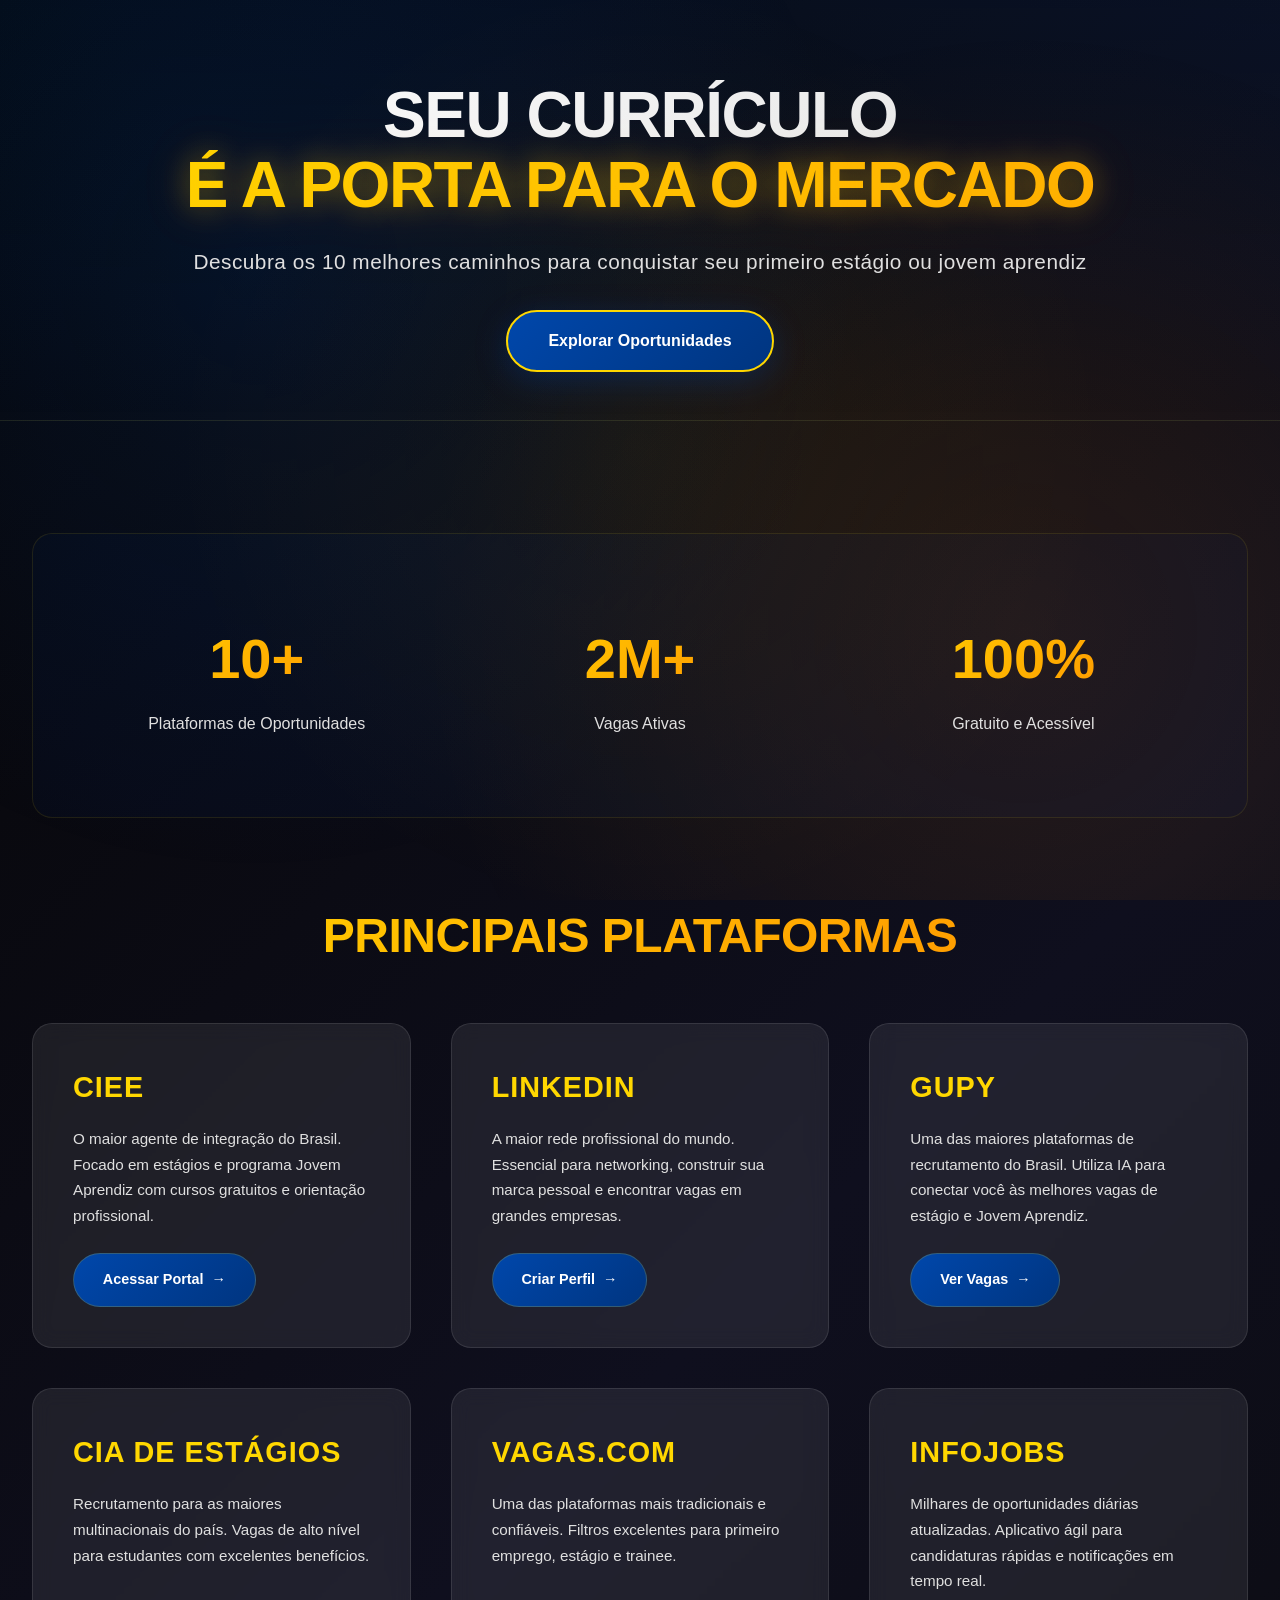
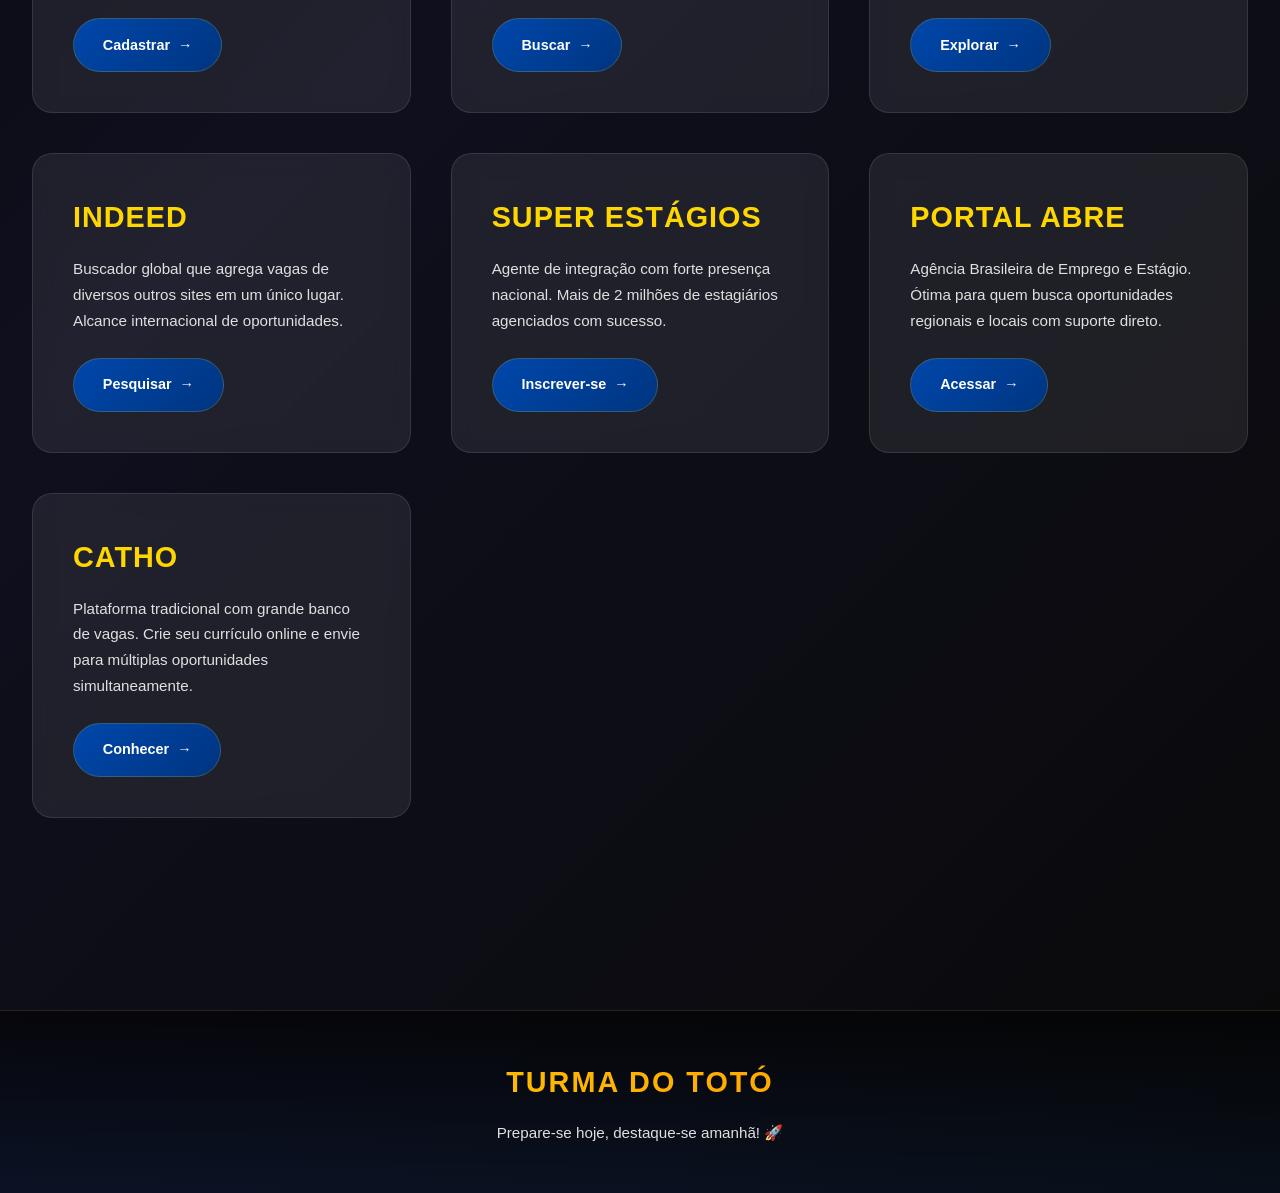
<file: vagas_estagio_toto.html>
<!DOCTYPE html>
<html lang="pt-br">
<head>
    <meta charset="UTF-8">
    <meta name="viewport" content="width=device-width, initial-scale=1.0">
    <title>Sua Oportunidade Começa Aqui - Estágios e Jovem Aprendiz</title>
    <style>
        :root {
            --primary-blue: #0047AB;
            --primary-blue-dark: #003580;
            --accent-yellow: #FFD700;
            --accent-orange: #FF8C00;
            --accent-orange-light: #FFA500;
            --bg-dark: #0a0a0a;
            --bg-darker: #050505;
            --text-white: #ffffff;
            --text-light: #e0e0e0;
            --card-bg: rgba(255, 255, 255, 0.08);
            --card-bg-hover: rgba(255, 255, 255, 0.12);
        }

        * {
            margin: 0;
            padding: 0;
            box-sizing: border-box;
        }

        html {
            scroll-behavior: smooth;
        }

        body {
            background: linear-gradient(135deg, var(--bg-darker) 0%, #0f0f1e 50%, var(--bg-dark) 100%);
            color: var(--text-white);
            font-family: -apple-system, BlinkMacSystemFont, 'Segoe UI', 'Roboto', 'Oxygen', 'Ubuntu', 'Cantarell', sans-serif;
            line-height: 1.6;
            overflow-x: hidden;
            min-height: 100vh;
        }

        /* Efeito de fundo animado */
        body::before {
            content: '';
            position: fixed;
            top: 0;
            left: 0;
            width: 100%;
            height: 100%;
            background: 
                radial-gradient(circle at 20% 30%, rgba(0, 71, 171, 0.15) 0%, transparent 50%),
                radial-gradient(circle at 80% 70%, rgba(255, 140, 0, 0.1) 0%, transparent 50%),
                radial-gradient(circle at 50% 50%, rgba(255, 215, 0, 0.05) 0%, transparent 60%);
            z-index: -1;
            pointer-events: none;
        }

        /* Header */
        header {
            padding: 5rem 2rem 3rem;
            text-align: center;
            background: linear-gradient(180deg, rgba(0, 71, 171, 0.1) 0%, transparent 100%);
            position: relative;
            border-bottom: 1px solid rgba(255, 215, 0, 0.1);
        }

        .hero-title {
            font-size: clamp(2rem, 8vw, 4rem);
            font-weight: 900;
            text-transform: uppercase;
            letter-spacing: -1.5px;
            margin-bottom: 1rem;
            line-height: 1.1;
            background: linear-gradient(135deg, var(--text-white) 0%, var(--text-light) 100%);
            -webkit-background-clip: text;
            -webkit-text-fill-color: transparent;
            background-clip: text;
        }

        .hero-title span {
            display: block;
            background: linear-gradient(135deg, var(--accent-yellow) 0%, var(--accent-orange-light) 100%);
            -webkit-background-clip: text;
            -webkit-text-fill-color: transparent;
            background-clip: text;
            text-shadow: 0 0 30px rgba(255, 215, 0, 0.3);
            filter: drop-shadow(0 0 20px rgba(255, 140, 0, 0.2));
        }

        .subtitle {
            font-size: clamp(1rem, 3vw, 1.3rem);
            color: var(--text-light);
            margin-top: 1.5rem;
            font-weight: 300;
            letter-spacing: 0.5px;
        }

        .cta-button {
            display: inline-block;
            margin-top: 2rem;
            padding: 1rem 2.5rem;
            background: linear-gradient(135deg, var(--primary-blue) 0%, var(--primary-blue-dark) 100%);
            color: white;
            text-decoration: none;
            border-radius: 50px;
            font-weight: 600;
            font-size: 1rem;
            transition: all 0.3s ease;
            border: 2px solid var(--accent-yellow);
            box-shadow: 0 8px 32px rgba(0, 71, 171, 0.3);
            cursor: pointer;
        }

        .cta-button:hover {
            transform: translateY(-3px);
            box-shadow: 0 12px 48px rgba(255, 215, 0, 0.4);
            background: linear-gradient(135deg, var(--primary-blue-dark) 0%, var(--primary-blue) 100%);
        }

        /* Container */
        .container {
            max-width: 1400px;
            margin: 0 auto;
            padding: 2rem;
        }

        /* Section Title */
        .section-title {
            font-size: clamp(2rem, 5vw, 3rem);
            font-weight: 800;
            text-align: center;
            margin: 4rem 0 3rem;
            text-transform: uppercase;
            letter-spacing: -0.5px;
            background: linear-gradient(135deg, var(--accent-yellow) 0%, var(--accent-orange) 100%);
            -webkit-background-clip: text;
            -webkit-text-fill-color: transparent;
            background-clip: text;
        }

        /* Grid */
        .grid {
            display: grid;
            grid-template-columns: repeat(auto-fit, minmax(300px, 1fr));
            gap: 2.5rem;
            margin-bottom: 4rem;
        }

        /* App Card */
        .app-card {
            background: var(--card-bg);
            backdrop-filter: blur(10px);
            border: 1px solid rgba(255, 255, 255, 0.1);
            border-radius: 20px;
            padding: 2.5rem;
            transition: all 0.4s cubic-bezier(0.4, 0, 0.2, 1);
            position: relative;
            overflow: hidden;
            display: flex;
            flex-direction: column;
            justify-content: space-between;
            height: 100%;
            group: card;
        }

        .app-card::before {
            content: '';
            position: absolute;
            top: 0;
            left: 0;
            width: 100%;
            height: 4px;
            background: linear-gradient(90deg, var(--primary-blue) 0%, var(--accent-yellow) 100%);
            transform: scaleX(0);
            transform-origin: left;
            transition: transform 0.4s ease;
        }

        .app-card::after {
            content: '';
            position: absolute;
            top: 0;
            left: 0;
            width: 100%;
            height: 100%;
            background: radial-gradient(circle at 30% 30%, rgba(255, 215, 0, 0.1) 0%, transparent 50%);
            opacity: 0;
            transition: opacity 0.4s ease;
            pointer-events: none; /* Garante que o efeito não bloqueie cliques */
        }

        .app-card:hover {
            transform: translateY(-12px);
            background: var(--card-bg-hover);
            border-color: rgba(255, 215, 0, 0.3);
            box-shadow: 
                0 20px 60px rgba(0, 71, 171, 0.2),
                0 0 40px rgba(255, 215, 0, 0.1);
            cursor: pointer;
        }

        .app-card:hover::before {
            transform: scaleX(1);
        }

        .app-card:hover::after {
            opacity: 1;
        }

        .app-card-content {
            position: relative;
            z-index: 1;
        }

        .app-card h3 {
            color: var(--accent-yellow);
            font-size: clamp(1.3rem, 3vw, 1.8rem);
            margin-bottom: 1rem;
            text-transform: uppercase;
            font-weight: 700;
            letter-spacing: 1px;
        }

        .app-card p {
            font-size: 0.95rem;
            color: var(--text-light);
            margin-bottom: 1.5rem;
            line-height: 1.7;
        }

        .app-link {
            display: inline-flex;
            align-items: center;
            padding: 0.9rem 1.8rem;
            background: linear-gradient(135deg, var(--primary-blue) 0%, var(--primary-blue-dark) 100%);
            color: white;
            text-decoration: none;
            border-radius: 50px;
            font-weight: 600;
            font-size: 0.9rem;
            transition: all 0.3s ease;
            border: 1px solid rgba(255, 215, 0, 0.2);
            gap: 0.5rem;
            align-self: flex-start;
            position: relative;
            z-index: 10; /* Garante que o botão esteja sempre no topo */
        }

        .app-link:hover {
            background: linear-gradient(135deg, var(--primary-blue-dark) 0%, var(--primary-blue) 100%);
            border-color: var(--accent-yellow);
            transform: translateX(5px);
            box-shadow: 0 8px 24px rgba(0, 71, 171, 0.3);
        }

        .app-link::after {
            content: '→';
            font-weight: bold;
        }

        /* Stats Section */
        .stats-section {
            display: grid;
            grid-template-columns: repeat(auto-fit, minmax(250px, 1fr));
            gap: 2rem;
            margin: 5rem 0;
            padding: 3rem;
            background: rgba(0, 71, 171, 0.05);
            border-radius: 20px;
            border: 1px solid rgba(255, 215, 0, 0.1);
        }

        .stat-card {
            text-align: center;
            padding: 2rem;
        }

        .stat-number {
            font-size: clamp(2rem, 5vw, 3.5rem);
            font-weight: 900;
            background: linear-gradient(135deg, var(--accent-yellow) 0%, var(--accent-orange) 100%);
            -webkit-background-clip: text;
            -webkit-text-fill-color: transparent;
            background-clip: text;
            margin-bottom: 0.5rem;
        }

        .stat-label {
            font-size: 1rem;
            color: var(--text-light);
            font-weight: 500;
        }

        /* Footer */
        footer {
            margin-top: 6rem;
            padding: 3rem 2rem;
            text-align: center;
            background: linear-gradient(180deg, rgba(0, 0, 0, 0.5) 0%, rgba(0, 71, 171, 0.1) 100%);
            border-top: 1px solid rgba(255, 215, 0, 0.1);
        }

        .footer-content {
            max-width: 1200px;
            margin: 0 auto;
        }

        .footer-text {
            font-size: clamp(1.2rem, 3vw, 1.8rem);
            font-weight: 800;
            text-transform: uppercase;
            letter-spacing: 2px;
            background: linear-gradient(135deg, var(--accent-yellow) 0%, var(--accent-orange) 100%);
            -webkit-background-clip: text;
            -webkit-text-fill-color: transparent;
            background-clip: text;
            animation: glow 3s ease-in-out infinite;
            margin-bottom: 1rem;
        }

        .footer-description {
            color: var(--text-light);
            font-size: 0.95rem;
            margin-top: 1rem;
        }

        @keyframes glow {
            0%, 100% {
                filter: drop-shadow(0 0 10px rgba(255, 215, 0, 0.3));
            }
            50% {
                filter: drop-shadow(0 0 20px rgba(255, 140, 0, 0.5));
            }
        }

        /* Responsividade */
        @media (max-width: 768px) {
            header {
                padding: 3rem 1.5rem 2rem;
            }

            .hero-title {
                font-size: 2rem;
            }

            .subtitle {
                font-size: 1rem;
            }

            .grid {
                grid-template-columns: 1fr;
                gap: 1.5rem;
            }

            .stats-section {
                grid-template-columns: 1fr;
                padding: 2rem;
            }

            .app-card {
                padding: 1.5rem;
            }

            .app-card h3 {
                font-size: 1.3rem;
            }

            .cta-button {
                padding: 0.8rem 2rem;
                font-size: 0.9rem;
            }
        }

        @media (max-width: 480px) {
            .hero-title {
                font-size: 1.5rem;
                letter-spacing: -0.5px;
            }

            .subtitle {
                font-size: 0.9rem;
            }

            .container {
                padding: 1rem;
            }

            .app-card {
                padding: 1.2rem;
            }

            .app-card h3 {
                font-size: 1.1rem;
            }

            .app-card p {
                font-size: 0.85rem;
            }

            .section-title {
                font-size: 1.5rem;
                margin: 2rem 0 1.5rem;
            }
        }

        /* Animação de entrada */
        @keyframes fadeInUp {
            from {
                opacity: 0;
                transform: translateY(30px);
            }
            to {
                opacity: 1;
                transform: translateY(0);
            }
        }

        .app-card {
            animation: fadeInUp 0.6s ease-out forwards;
            cursor: pointer;
        }

        .app-card:nth-child(1) { animation-delay: 0.1s; }
        .app-card:nth-child(2) { animation-delay: 0.2s; }
        .app-card:nth-child(3) { animation-delay: 0.3s; }
        .app-card:nth-child(4) { animation-delay: 0.4s; }
        .app-card:nth-child(5) { animation-delay: 0.5s; }
        .app-card:nth-child(6) { animation-delay: 0.6s; }
        .app-card:nth-child(7) { animation-delay: 0.7s; }
        .app-card:nth-child(8) { animation-delay: 0.8s; }
        .app-card:nth-child(9) { animation-delay: 0.9s; }
        .app-card:nth-child(10) { animation-delay: 1s; }
    </style>
</head>
<body>

    <header>
        <h1 class="hero-title">
            Seu Currículo
            <span>É a Porta para o Mercado</span>
        </h1>
        <p class="subtitle">Descubra os 10 melhores caminhos para conquistar seu primeiro estágio ou jovem aprendiz</p>
        <a href="#apps" class="cta-button">Explorar Oportunidades</a>
    </header>

    <div class="container">
        <!-- Stats Section -->
        <div class="stats-section">
            <div class="stat-card">
                <div class="stat-number">10+</div>
                <div class="stat-label">Plataformas de Oportunidades</div>
            </div>
            <div class="stat-card">
                <div class="stat-number">2M+</div>
                <div class="stat-label">Vagas Ativas</div>
            </div>
            <div class="stat-card">
                <div class="stat-number">100%</div>
                <div class="stat-label">Gratuito e Acessível</div>
            </div>
        </div>

        <!-- Apps Section -->
        <h2 class="section-title" id="apps">Principais Plataformas</h2>

        <div class="grid">
            <!-- 1. CIEE -->
            <div class="app-card" onclick="window.open('https://portal.ciee.org.br/', '_blank')">
                <div class="app-card-content">
                    <h3>CIEE</h3>
                    <p>O maior agente de integração do Brasil. Focado em estágios e programa Jovem Aprendiz com cursos gratuitos e orientação profissional.</p>
                </div>
                <a href="https://portal.ciee.org.br/" class="app-link" target="_blank" rel="noopener noreferrer" onclick="event.stopPropagation()">Acessar Portal</a>
            </div>

            <!-- 2. LinkedIn -->
            <div class="app-card" onclick="window.open('https://www.linkedin.com/jobs/', '_blank')">
                <div class="app-card-content">
                    <h3>LinkedIn</h3>
                    <p>A maior rede profissional do mundo. Essencial para networking, construir sua marca pessoal e encontrar vagas em grandes empresas.</p>
                </div>
                <a href="https://www.linkedin.com/jobs/" class="app-link" target="_blank" rel="noopener noreferrer" onclick="event.stopPropagation()">Criar Perfil</a>
            </div>

            <!-- 3. Gupy -->
            <div class="app-card" onclick="window.open('https://portal.gupy.io/', '_blank')">
                <div class="app-card-content">
                    <h3>Gupy</h3>
                    <p>Uma das maiores plataformas de recrutamento do Brasil. Utiliza IA para conectar você às melhores vagas de estágio e Jovem Aprendiz.</p>
                </div>
                <a href="https://portal.gupy.io/" class="app-link" target="_blank" rel="noopener noreferrer" onclick="event.stopPropagation()">Ver Vagas</a>
            </div>

            <!-- 4. Companhia de Estágios -->
            <div class="app-card" onclick="window.open('https://www.ciadeestagios.com.br/vagas/', '_blank')">
                <div class="app-card-content">
                    <h3>Cia de Estágios</h3>
                    <p>Recrutamento para as maiores multinacionais do país. Vagas de alto nível para estudantes com excelentes benefícios.</p>
                </div>
                <a href="https://www.ciadeestagios.com.br/vagas/" class="app-link" target="_blank" rel="noopener noreferrer" onclick="event.stopPropagation()">Cadastrar</a>
            </div>

            <!-- 5. Vagas.com -->
            <div class="app-card" onclick="window.open('https://www.vagas.com.br/vagas-de-estagio', '_blank')">
                <div class="app-card-content">
                    <h3>Vagas.com</h3>
                    <p>Uma das plataformas mais tradicionais e confiáveis. Filtros excelentes para primeiro emprego, estágio e trainee.</p>
                </div>
                <a href="https://www.vagas.com.br/vagas-de-estagio" class="app-link" target="_blank" rel="noopener noreferrer" onclick="event.stopPropagation()">Buscar</a>
            </div>

            <!-- 6. InfoJobs -->
            <div class="app-card" onclick="window.open('https://www.infojobs.com.br/vagas-de-emprego-estagio.aspx', '_blank')">
                <div class="app-card-content">
                    <h3>InfoJobs</h3>
                    <p>Milhares de oportunidades diárias atualizadas. Aplicativo ágil para candidaturas rápidas e notificações em tempo real.</p>
                </div>
                <a href="https://www.infojobs.com.br/vagas-de-emprego-estagio.aspx" class="app-link" target="_blank" rel="noopener noreferrer" onclick="event.stopPropagation()">Explorar</a>
            </div>

            <!-- 7. Indeed -->
            <div class="app-card" onclick="window.open('https://br.indeed.com/q-est%C3%A1gio-vagas.html', '_blank')">
                <div class="app-card-content">
                    <h3>Indeed</h3>
                    <p>Buscador global que agrega vagas de diversos outros sites em um único lugar. Alcance internacional de oportunidades.</p>
                </div>
                <a href="https://br.indeed.com/q-est%C3%A1gio-vagas.html" class="app-link" target="_blank" rel="noopener noreferrer" onclick="event.stopPropagation()">Pesquisar</a>
            </div>

            <!-- 8. Super Estágios -->
            <div class="app-card" onclick="window.open('https://www.superestagios.com.br/index/', '_blank')">
                <div class="app-card-content">
                    <h3>Super Estágios</h3>
                    <p>Agente de integração com forte presença nacional. Mais de 2 milhões de estagiários agenciados com sucesso.</p>
                </div>
                <a href="https://www.superestagios.com.br/index/" class="app-link" target="_blank" rel="noopener noreferrer" onclick="event.stopPropagation()">Inscrever-se</a>
            </div>

            <!-- 9. Portal ABRE -->
            <div class="app-card" onclick="window.open('https://www.portalabre.com.br/candidatos/vagas', '_blank')">
                <div class="app-card-content">
                    <h3>Portal ABRE</h3>
                    <p>Agência Brasileira de Emprego e Estágio. Ótima para quem busca oportunidades regionais e locais com suporte direto.</p>
                </div>
                <a href="https://www.portalabre.com.br/candidatos/vagas" class="app-link" target="_blank" rel="noopener noreferrer" onclick="event.stopPropagation()">Acessar</a>
            </div>

            <!-- 10. Catho -->
            <div class="app-card" onclick="window.open('https://www.catho.com.br/vagas/estagio/', '_blank')">
                <div class="app-card-content">
                    <h3>Catho</h3>
                    <p>Plataforma tradicional com grande banco de vagas. Crie seu currículo online e envie para múltiplas oportunidades simultaneamente.</p>
                </div>
                <a href="https://www.catho.com.br/vagas/estagio/" class="app-link" target="_blank" rel="noopener noreferrer" onclick="event.stopPropagation()">Conhecer</a>
            </div>
        </div>
    </div>

    <footer>
        <div class="footer-content">
            <div class="footer-text">Turma do Totó</div>
            <div class="footer-description">Prepare-se hoje, destaque-se amanhã! 🚀</div>
        </div>
    </footer>

</body>
</html>
</file>
